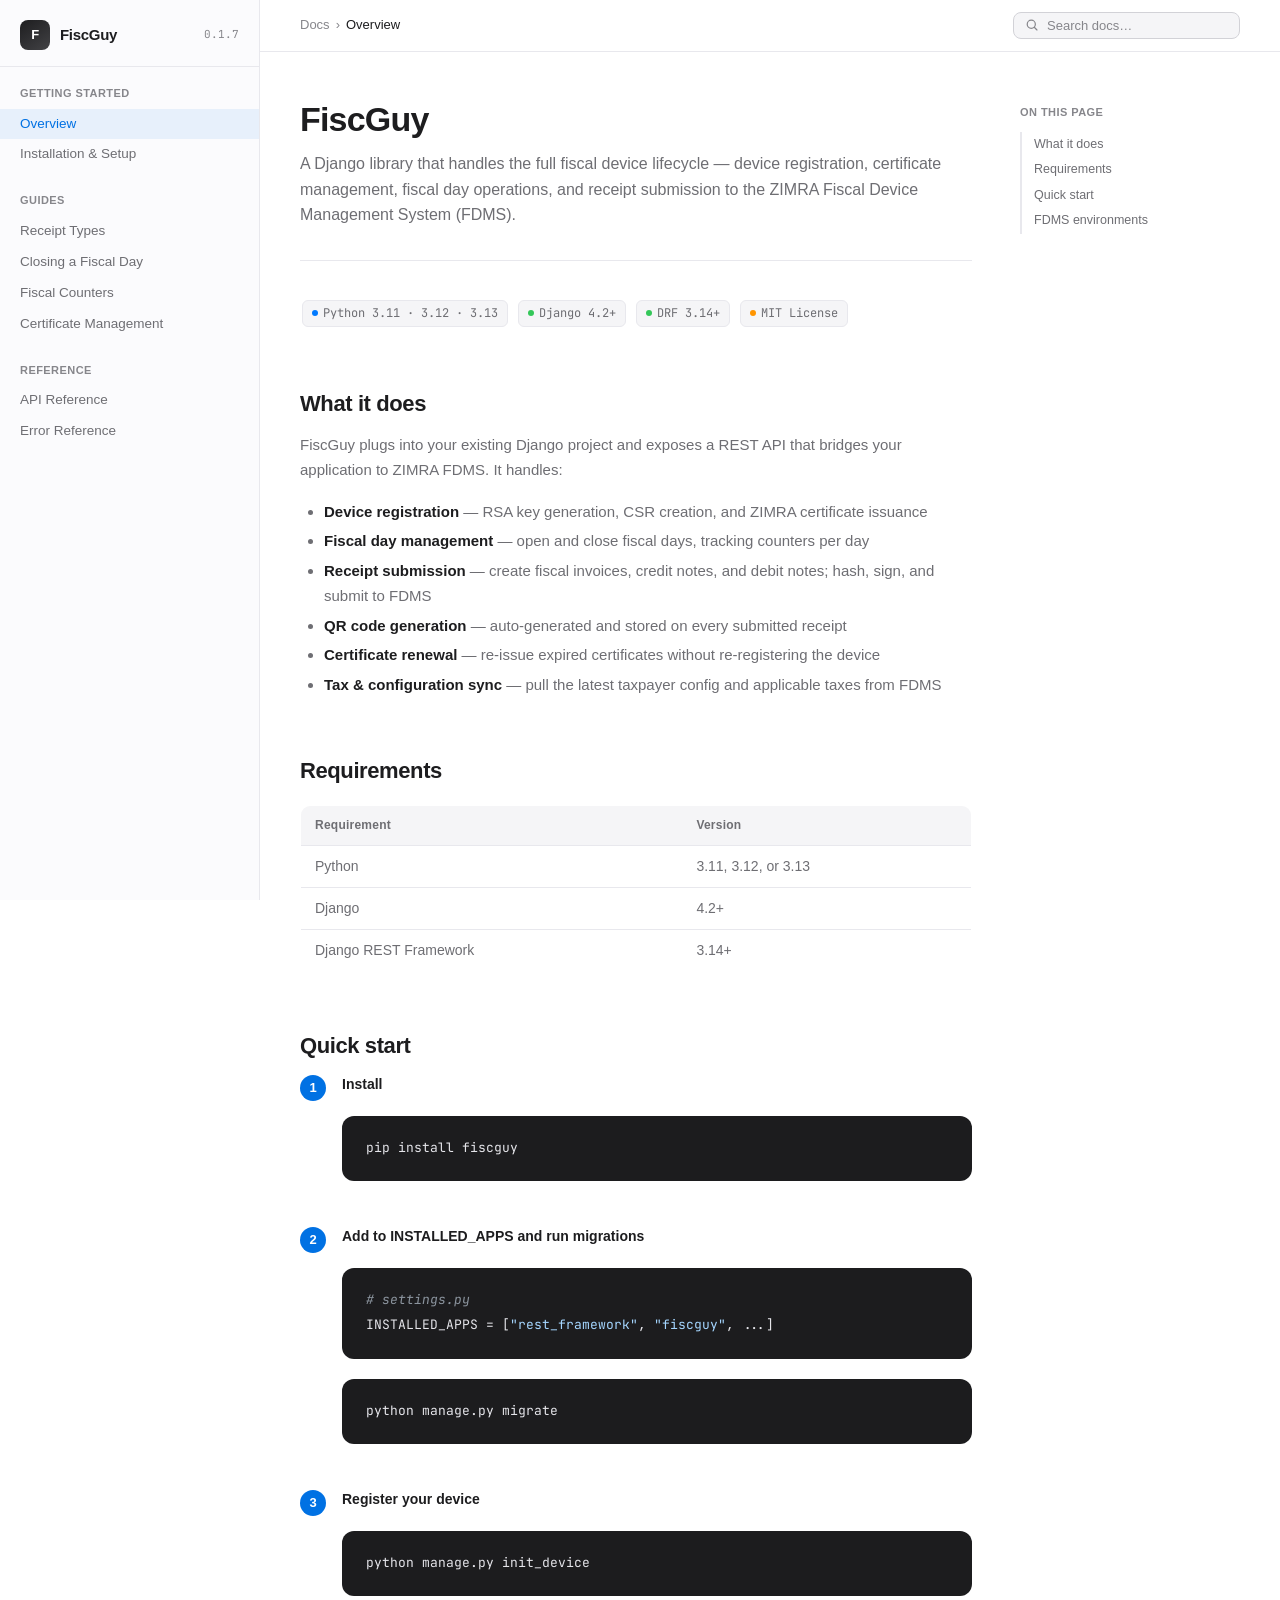
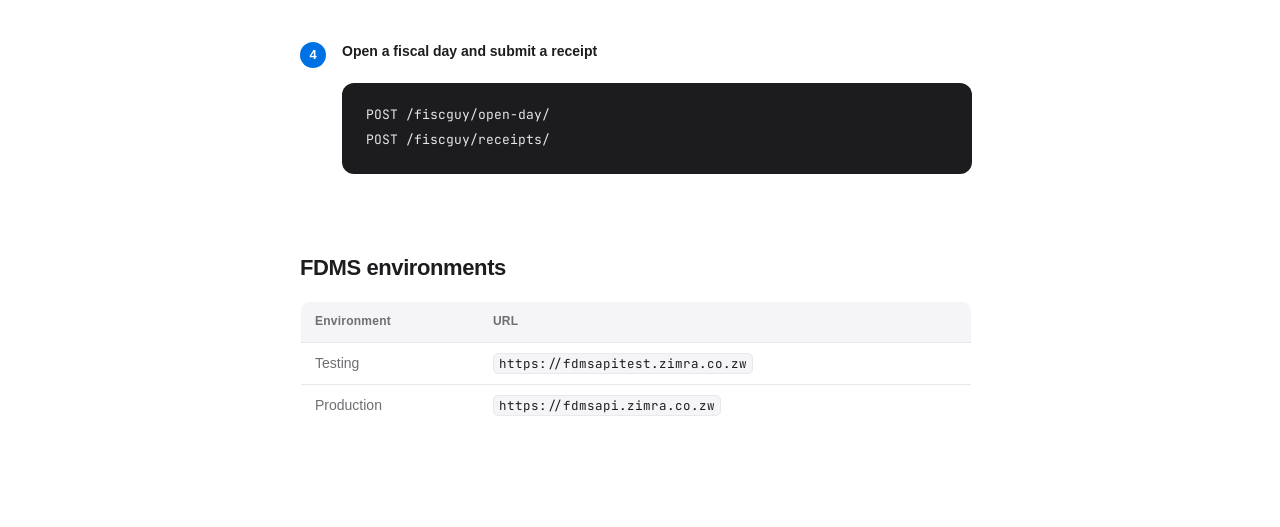
<file: docs/index.html>
<!DOCTYPE html>
<html lang="en">
<head>
<meta charset="UTF-8" />
<meta name="viewport" content="width=device-width, initial-scale=1.0" />
<title>FiscGuy Docs</title>
<style>
/* ── Apple SF Pro font stack ── */
@import url('https://fonts.googleapis.com/css2?family=JetBrains+Mono:wght@400;500&display=swap');

*, *::before, *::after { box-sizing: border-box; margin: 0; padding: 0; }

:root {
  --font-sans: -apple-system, BlinkMacSystemFont, "SF Pro Text", "SF Pro Display", "Helvetica Neue", Arial, sans-serif;
  --font-mono: "JetBrains Mono", "SF Mono", ui-monospace, "Fira Code", monospace;

  --bg: #ffffff;
  --bg-secondary: #f5f5f7;
  --bg-tertiary: #fbfbfd;
  --border: #d2d2d7;
  --border-light: #e8e8ed;
  --text: #1d1d1f;
  --text-secondary: #6e6e73;
  --text-tertiary: #86868b;
  --accent: #0071e3;
  --accent-hover: #0077ed;
  --accent-light: #e8f0fe;
  --green: #34c759;
  --green-bg: #f0fdf4;
  --orange: #ff9500;
  --orange-bg: #fff7ed;
  --red: #ff3b30;
  --red-bg: #fff1f0;
  --blue: #007aff;
  --purple: #af52de;

  --sidebar-w: 260px;
  --content-max: 760px;
  --toc-w: 220px;
}

html { scroll-behavior: smooth; font-size: 16px; }

body {
  font-family: var(--font-sans);
  background: var(--bg);
  color: var(--text);
  line-height: 1.6;
  -webkit-font-smoothing: antialiased;
  -moz-osx-font-smoothing: grayscale;
  display: flex;
  min-height: 100vh;
}

/* ── SIDEBAR ── */
.sidebar {
  width: var(--sidebar-w);
  min-height: 100vh;
  background: var(--bg-tertiary);
  border-right: 1px solid var(--border-light);
  position: fixed;
  top: 0; left: 0; bottom: 0;
  overflow-y: auto;
  display: flex;
  flex-direction: column;
  z-index: 200;
}

.sidebar-logo {
  padding: 20px 20px 16px;
  border-bottom: 1px solid var(--border-light);
  display: flex;
  align-items: center;
  gap: 10px;
}

.logo-mark {
  width: 30px; height: 30px;
  background: linear-gradient(145deg, #1d1d1f 0%, #424245 100%);
  border-radius: 8px;
  display: flex; align-items: center; justify-content: center;
  color: #fff;
  font-size: 13px;
  font-weight: 700;
  letter-spacing: -0.5px;
  flex-shrink: 0;
}

.logo-name { font-size: 15px; font-weight: 600; color: var(--text); letter-spacing: -0.3px; }
.logo-ver  { font-size: 11px; color: var(--text-tertiary); margin-left: auto; font-family: var(--font-mono); }

.nav-group { padding: 4px 0; }

.nav-group-label {
  font-size: 11px;
  font-weight: 600;
  letter-spacing: 0.04em;
  text-transform: uppercase;
  color: var(--text-tertiary);
  padding: 14px 20px 6px;
}

.nav-link {
  display: flex;
  align-items: center;
  gap: 6px;
  padding: 6px 20px;
  font-size: 13.5px;
  color: var(--text-secondary);
  text-decoration: none;
  border-radius: 0;
  cursor: pointer;
  transition: background 0.1s, color 0.1s;
  line-height: 1.4;
  border: none;
  background: none;
  width: 100%;
  text-align: left;
}

.nav-link:hover { background: rgba(0,0,0,.04); color: var(--text); }
.nav-link.active {
  background: rgba(0,113,227,.08);
  color: var(--accent);
  font-weight: 500;
}

/* ── MAIN ── */
.main {
  margin-left: var(--sidebar-w);
  flex: 1;
  min-width: 0;
}

/* ── TOP BAR ── */
.topbar {
  position: sticky; top: 0; z-index: 100;
  background: rgba(255,255,255,.88);
  backdrop-filter: blur(20px);
  -webkit-backdrop-filter: blur(20px);
  border-bottom: 1px solid var(--border-light);
  height: 52px;
  display: flex; align-items: center;
  padding: 0 40px;
  gap: 16px;
}

.breadcrumb {
  display: flex; align-items: center; gap: 6px;
  font-size: 13px; color: var(--text-secondary);
}
.breadcrumb span { color: var(--text-tertiary); }
.breadcrumb strong { color: var(--text); font-weight: 500; }

.search-box {
  margin-left: auto;
  display: flex; align-items: center;
  background: var(--bg-secondary);
  border: 1px solid var(--border);
  border-radius: 8px;
  padding: 5px 12px;
  gap: 8px;
  cursor: text;
}

.search-box input {
  border: none; background: none;
  font-family: var(--font-sans);
  font-size: 13px; color: var(--text);
  outline: none; width: 180px;
}

.search-box input::placeholder { color: var(--text-tertiary); }

/* ── CONTENT + TOC LAYOUT ── */
.page-body {
  display: flex;
  max-width: calc(var(--content-max) + var(--toc-w) + 80px);
  margin: 0 auto;
  padding: 0 40px;
}

.content {
  flex: 1;
  min-width: 0;
  padding: 48px 48px 80px 0;
}

.toc {
  width: var(--toc-w);
  flex-shrink: 0;
  padding-top: 52px;
}

.toc-inner {
  position: sticky; top: 68px;
  font-size: 12.5px;
}

.toc-label {
  font-size: 11px; font-weight: 600;
  letter-spacing: 0.04em; text-transform: uppercase;
  color: var(--text-tertiary); margin-bottom: 10px;
}

.toc-link {
  display: block;
  padding: 4px 0 4px 12px;
  color: var(--text-secondary);
  text-decoration: none;
  border-left: 2px solid var(--border-light);
  transition: color 0.1s, border-color 0.1s;
  line-height: 1.4;
}

.toc-link:hover { color: var(--text); border-left-color: var(--border); }
.toc-link.active { color: var(--accent); border-left-color: var(--accent); font-weight: 500; }

.toc-link.h3 { padding-left: 24px; font-size: 12px; }

/* ── TYPOGRAPHY ── */
.content h1 {
  font-size: 34px;
  font-weight: 700;
  letter-spacing: -0.8px;
  color: var(--text);
  margin-bottom: 12px;
  line-height: 1.15;
}

.content .page-intro {
  font-size: 16px;
  color: var(--text-secondary);
  margin-bottom: 36px;
  line-height: 1.6;
  border-bottom: 1px solid var(--border-light);
  padding-bottom: 32px;
}

.content h2 {
  font-size: 22px;
  font-weight: 600;
  letter-spacing: -0.4px;
  color: var(--text);
  margin-top: 48px;
  margin-bottom: 14px;
  line-height: 1.25;
  padding-top: 12px;
}

.content h3 {
  font-size: 16px;
  font-weight: 600;
  color: var(--text);
  margin-top: 28px;
  margin-bottom: 10px;
}

.content h4 {
  font-size: 14px;
  font-weight: 600;
  color: var(--text);
  margin-top: 20px;
  margin-bottom: 8px;
}

.content p {
  font-size: 15px;
  color: var(--text-secondary);
  line-height: 1.7;
  margin-bottom: 16px;
}

.content p strong { color: var(--text); font-weight: 600; }

.content code {
  font-family: var(--font-mono);
  font-size: 12.5px;
  background: var(--bg-secondary);
  border: 1px solid var(--border-light);
  border-radius: 5px;
  padding: 1px 5px;
  color: var(--text);
}

.content pre {
  background: #1c1c1e;
  border-radius: 12px;
  padding: 20px 24px;
  margin: 20px 0;
  overflow-x: auto;
  position: relative;
}

.content pre code {
  font-family: var(--font-mono);
  font-size: 13px;
  background: none;
  border: none;
  padding: 0;
  color: #e5e5ea;
  line-height: 1.65;
}

.copy-btn {
  position: absolute; top: 12px; right: 12px;
  background: rgba(255,255,255,.1);
  border: 1px solid rgba(255,255,255,.15);
  color: rgba(255,255,255,.6);
  font-size: 11px; font-family: var(--font-mono);
  padding: 3px 10px; border-radius: 5px;
  cursor: pointer;
  transition: all .15s;
  opacity: 0;
}

.content pre:hover .copy-btn { opacity: 1; }
.copy-btn:hover { background: rgba(255,255,255,.2); color: #fff; }

/* syntax */
.kw  { color: #ff7b72; }
.st  { color: #a5d6ff; }
.cm  { color: #8b949e; font-style: italic; }
.fn  { color: #d2a8ff; }
.nb  { color: #ffa657; }
.nu  { color: #79c0ff; }
.py-key { color: #ff7b72; }
.json-key { color: #79c0ff; }
.json-str { color: #a5d6ff; }
.json-num { color: #79c0ff; }
.json-bool { color: #ff7b72; }
.json-null { color: #8b949e; }

/* ── TABLES ── */
.content table {
  width: 100%;
  border-collapse: collapse;
  font-size: 14px;
  margin: 20px 0;
  border-radius: 10px;
  overflow: hidden;
  border: 1px solid var(--border-light);
}

.content thead tr { background: var(--bg-secondary); }

.content thead th {
  text-align: left;
  padding: 10px 14px;
  font-size: 12px;
  font-weight: 600;
  color: var(--text-secondary);
  letter-spacing: 0.02em;
  border-bottom: 1px solid var(--border-light);
}

.content tbody td {
  padding: 10px 14px;
  border-bottom: 1px solid var(--border-light);
  vertical-align: top;
  color: var(--text-secondary);
  font-size: 14px;
  line-height: 1.5;
}

.content tbody tr:last-child td { border-bottom: none; }
.content tbody tr:hover td { background: var(--bg-secondary); }

td code { font-size: 12px; }

/* ── CALLOUTS ── */
.callout {
  display: flex;
  gap: 12px;
  border-radius: 10px;
  padding: 14px 16px;
  margin: 20px 0;
  font-size: 14px;
  line-height: 1.6;
}

.callout-icon { font-size: 16px; flex-shrink: 0; margin-top: 1px; }

.callout.info   { background: var(--accent-light); border: 1px solid rgba(0,113,227,.2); }
.callout.warn   { background: var(--orange-bg);    border: 1px solid rgba(255,149,0,.25); }
.callout.danger { background: var(--red-bg);       border: 1px solid rgba(255,59,48,.2); }
.callout.success { background: var(--green-bg);    border: 1px solid rgba(52,199,89,.25); }

.callout.info   .callout-body { color: #003c8f; }
.callout.warn   .callout-body { color: #7a3e00; }
.callout.danger .callout-body { color: #8b0000; }
.callout.success .callout-body { color: #1a5c2a; }

.callout-body strong { display: block; margin-bottom: 2px; }
.callout-body code { background: rgba(0,0,0,.07); border-color: rgba(0,0,0,.1); color: inherit; }

/* ── STEP BADGES ── */
.step {
  display: flex; gap: 16px;
  align-items: flex-start;
  margin-bottom: 24px;
}

.step-num {
  width: 26px; height: 26px;
  background: var(--accent);
  border-radius: 50%;
  color: #fff;
  font-size: 13px;
  font-weight: 600;
  display: flex; align-items: center; justify-content: center;
  flex-shrink: 0;
  margin-top: 2px;
}

.step-body { flex: 1; }
.step-body h4 { margin-top: 0; margin-bottom: 6px; }

/* ── METHOD BADGES ── */
.method {
  display: inline-block;
  font-family: var(--font-mono);
  font-size: 11px; font-weight: 600;
  padding: 2px 8px;
  border-radius: 5px;
  letter-spacing: 0.03em;
  vertical-align: middle;
}

.GET    { background: rgba(0,122,255,.12); color: #0055cc; }
.POST   { background: rgba(52,199,89,.15); color: #1a7a35; }
.PUT    { background: rgba(255,149,0,.15); color: #7a4700; }
.DELETE { background: rgba(255,59,48,.12); color: #99000d; }
.PATCH  { background: rgba(175,82,222,.12); color: #6a00a8; }

/* ── ENDPOINT BLOCK ── */
.endpoint {
  background: var(--bg-tertiary);
  border: 1px solid var(--border-light);
  border-radius: 12px;
  margin: 24px 0;
  overflow: hidden;
}

.endpoint-bar {
  display: flex; align-items: center; gap: 10px;
  padding: 12px 16px;
  background: var(--bg-secondary);
  cursor: pointer;
  user-select: none;
}

.endpoint-bar:hover { background: #ebebf0; }

.endpoint-path {
  font-family: var(--font-mono);
  font-size: 13px; color: var(--text);
}

.endpoint-desc {
  font-size: 13px;
  color: var(--text-secondary);
  margin-left: auto;
}

.endpoint-chevron {
  color: var(--text-tertiary);
  font-size: 10px;
  transition: transform .2s;
  flex-shrink: 0;
}

.endpoint.open .endpoint-chevron { transform: rotate(180deg); }

.endpoint-content {
  display: none;
  padding: 20px 20px;
  border-top: 1px solid var(--border-light);
}

.endpoint.open .endpoint-content { display: block; }

/* ── STATUS CHIPS ── */
.status {
  display: inline-flex; align-items: center; gap: 5px;
  font-family: var(--font-mono);
  font-size: 11px; font-weight: 600;
  padding: 2px 8px; border-radius: 5px;
}

.s200, .s201 { background: rgba(52,199,89,.12); color: #1a7a35; }
.s400, .s404 { background: rgba(255,149,0,.15); color: #7a4700; }
.s422, .s500 { background: rgba(255,59,48,.12); color: #99000d; }

/* ── FIELD TAG ── */
.req { color: var(--red); font-size: 11px; font-weight: 600; margin-left: 2px; }
.type-tag { font-family: var(--font-mono); font-size: 11.5px; color: var(--blue); }
.field-col { font-family: var(--font-mono); font-size: 12.5px; color: var(--text); }

/* ── TOC ── */
.toc-nav-list { list-style: none; }

/* ── PILLS ── */
.pill {
  display: inline-flex; align-items: center; gap: 5px;
  background: var(--bg-secondary);
  border: 1px solid var(--border-light);
  border-radius: 6px;
  padding: 3px 9px;
  font-size: 12px;
  color: var(--text-secondary);
  margin: 3px 2px;
  font-family: var(--font-mono);
}

.pill-green { background: var(--green-bg); border-color: rgba(52,199,89,.25); color: #1a7a35; }
.pill-blue  { background: var(--accent-light); border-color: rgba(0,113,227,.2); color: #003c8f; }
.pill-dot { width: 6px; height: 6px; border-radius: 50%; }
.green-dot { background: var(--green); }
.blue-dot  { background: var(--blue); }
.orange-dot { background: var(--orange); }

/* ── PAGES ── */
.page { display: none; }
.page.active { display: block; }

/* ── CODE LABEL ── */
.code-label {
  display: flex; align-items: center; gap: 8px;
  font-size: 12px;
  font-weight: 500;
  color: var(--text-secondary);
  margin-top: 20px;
  margin-bottom: 6px;
}

/* ── HERO BADGES ── */
.hero-pills { display: flex; flex-wrap: wrap; gap: 6px; margin-bottom: 32px; }

/* ── DIVIDER ── */
hr { border: none; border-top: 1px solid var(--border-light); margin: 40px 0; }

/* ── UL / OL ── */
.content ul, .content ol {
  padding-left: 24px;
  margin: 12px 0;
}

.content li {
  font-size: 15px;
  color: var(--text-secondary);
  line-height: 1.7;
  margin-bottom: 4px;
}

.content li strong { color: var(--text); }

/* ── ARCH DIAGRAM ── */
.arch-box {
  background: var(--bg-secondary);
  border: 1px solid var(--border-light);
  border-radius: 12px;
  padding: 24px;
  margin: 20px 0;
  font-family: var(--font-mono);
  font-size: 12.5px;
  line-height: 1.8;
  color: var(--text);
  overflow-x: auto;
  white-space: pre;
}

/* ERR table */
.err-name { font-family: var(--font-mono); font-size: 12.5px; color: var(--red); }

/* ── SCROLLBAR ── */
::-webkit-scrollbar { width: 6px; height: 6px; }
::-webkit-scrollbar-track { background: transparent; }
::-webkit-scrollbar-thumb { background: var(--border); border-radius: 3px; }

/* ── RESPONSIVE ── */
@media (max-width: 900px) {
  .toc { display: none; }
}

@media (max-width: 700px) {
  :root { --sidebar-w: 0px; }
  .sidebar { display: none; }
  .main { margin-left: 0; }
  .topbar { padding: 0 16px; }
  .page-body { padding: 0 16px; }
  .content { padding: 32px 0 60px; }
}
</style>
</head>
<body>

<!-- SIDEBAR -->
<nav class="sidebar">
  <div class="sidebar-logo">
    <div class="logo-mark">F</div>
    <span class="logo-name">FiscGuy</span>
    <span class="logo-ver">0.1.7</span>
  </div>

  <div class="nav-group">
    <div class="nav-group-label">Getting Started</div>
    <a class="nav-link active" onclick="goTo('home',this)">Overview</a>
    <a class="nav-link" onclick="goTo('install',this)">Installation & Setup</a>
  </div>

  <div class="nav-group">
    <div class="nav-group-label">Guides</div>
    <a class="nav-link" onclick="goTo('receipts',this)">Receipt Types</a>
    <a class="nav-link" onclick="goTo('closing',this)">Closing a Fiscal Day</a>
    <a class="nav-link" onclick="goTo('counters',this)">Fiscal Counters</a>
    <a class="nav-link" onclick="goTo('certs',this)">Certificate Management</a>
  </div>

  <div class="nav-group">
    <div class="nav-group-label">Reference</div>
    <a class="nav-link" onclick="goTo('api',this)">API Reference</a>
    <a class="nav-link" onclick="goTo('errors',this)">Error Reference</a>
  </div>
</nav>

<!-- MAIN -->
<div class="main">
  <div class="topbar">
    <div class="breadcrumb" id="breadcrumb">
      <span>Docs</span> <span>›</span> <strong>Overview</strong>
    </div>
    <div class="search-box">
      <svg width="13" height="13" viewBox="0 0 16 16" fill="none"><circle cx="6.5" cy="6.5" r="5" stroke="#86868b" stroke-width="1.5"/><path d="m10.5 10.5 3 3" stroke="#86868b" stroke-width="1.5" stroke-linecap="round"/></svg>
      <input type="text" placeholder="Search docs…" />
    </div>
  </div>

  <div class="page-body">
    <div class="content">

      <!-- ── PAGE: HOME ── -->
      <div class="page active" id="page-home">
        <h1>FiscGuy</h1>
        <p class="page-intro">A Django library that handles the full fiscal device lifecycle — device registration, certificate management, fiscal day operations, and receipt submission to the ZIMRA Fiscal Device Management System (FDMS).</p>

        <div class="hero-pills">
          <span class="pill"><span class="pill-dot blue-dot"></span>Python 3.11 · 3.12 · 3.13</span>
          <span class="pill"><span class="pill-dot green-dot"></span>Django 4.2+</span>
          <span class="pill"><span class="pill-dot green-dot"></span>DRF 3.14+</span>
          <span class="pill"><span class="pill-dot orange-dot"></span>MIT License</span>
        </div>

        <h2 id="what-it-does">What it does</h2>
        <p>FiscGuy plugs into your existing Django project and exposes a REST API that bridges your application to ZIMRA FDMS. It handles:</p>
        <ul>
          <li><strong>Device registration</strong> — RSA key generation, CSR creation, and ZIMRA certificate issuance</li>
          <li><strong>Fiscal day management</strong> — open and close fiscal days, tracking counters per day</li>
          <li><strong>Receipt submission</strong> — create fiscal invoices, credit notes, and debit notes; hash, sign, and submit to FDMS</li>
          <li><strong>QR code generation</strong> — auto-generated and stored on every submitted receipt</li>
          <li><strong>Certificate renewal</strong> — re-issue expired certificates without re-registering the device</li>
          <li><strong>Tax & configuration sync</strong> — pull the latest taxpayer config and applicable taxes from FDMS</li>
        </ul>

        <h2 id="requirements">Requirements</h2>
        <table>
          <thead><tr><th>Requirement</th><th>Version</th></tr></thead>
          <tbody>
            <tr><td>Python</td><td>3.11, 3.12, or 3.13</td></tr>
            <tr><td>Django</td><td>4.2+</td></tr>
            <tr><td>Django REST Framework</td><td>3.14+</td></tr>
          </tbody>
        </table>

        <h2 id="quick-start">Quick start</h2>

        <div class="step">
          <div class="step-num">1</div>
          <div class="step-body">
            <h4>Install</h4>
            <pre><button class="copy-btn" onclick="copyPre(this)">Copy</button><code>pip install fiscguy</code></pre>
          </div>
        </div>

        <div class="step">
          <div class="step-num">2</div>
          <div class="step-body">
            <h4>Add to INSTALLED_APPS and run migrations</h4>
            <pre><button class="copy-btn" onclick="copyPre(this)">Copy</button><code><span class="cm"># settings.py</span>
INSTALLED_APPS = [<span class="st">"rest_framework"</span>, <span class="st">"fiscguy"</span>, ...]</code></pre>
            <pre><button class="copy-btn" onclick="copyPre(this)">Copy</button><code>python manage.py migrate</code></pre>
          </div>
        </div>

        <div class="step">
          <div class="step-num">3</div>
          <div class="step-body">
            <h4>Register your device</h4>
            <pre><button class="copy-btn" onclick="copyPre(this)">Copy</button><code>python manage.py init_device</code></pre>
          </div>
        </div>

        <div class="step">
          <div class="step-num">4</div>
          <div class="step-body">
            <h4>Open a fiscal day and submit a receipt</h4>
            <pre><button class="copy-btn" onclick="copyPre(this)">Copy</button><code>POST /fiscguy/open-day/
POST /fiscguy/receipts/</code></pre>
          </div>
        </div>

        <h2 id="server-environments">FDMS environments</h2>
        <table>
          <thead><tr><th>Environment</th><th>URL</th></tr></thead>
          <tbody>
            <tr><td>Testing</td><td><code>https://fdmsapitest.zimra.co.zw</code></td></tr>
            <tr><td>Production</td><td><code>https://fdmsapi.zimra.co.zw</code></td></tr>
          </tbody>
        </table>
      </div>

      <!-- ── PAGE: INSTALL ── -->
      <div class="page" id="page-install">
        <h1>Installation &amp; Setup</h1>
        <p class="page-intro">Get FiscGuy running in an existing Django project in four steps.</p>

        <h2 id="install">Install</h2>
        <pre><button class="copy-btn" onclick="copyPre(this)">Copy</button><code>pip install fiscguy</code></pre>
        <p>Or install from source:</p>
        <pre><button class="copy-btn" onclick="copyPre(this)">Copy</button><code>git clone https://github.com/digitaltouchcode/fisc.git
cd fisc
pip install -e ".[dev]"</code></pre>

        <h2 id="django-setup">Django setup</h2>

        <h3 id="installed-apps">1 · INSTALLED_APPS</h3>
        <pre><button class="copy-btn" onclick="copyPre(this)">Copy</button><code><span class="cm"># settings.py</span>
INSTALLED_APPS = [
    <span class="st">"django.contrib.contenttypes"</span>,
    <span class="st">"django.contrib.auth"</span>,
    <span class="st">"rest_framework"</span>,
    <span class="st">"fiscguy"</span>,
    <span class="cm"># ... your other apps</span>
]</code></pre>

        <h3 id="migrations">2 · Migrations</h3>
        <pre><button class="copy-btn" onclick="copyPre(this)">Copy</button><code>python manage.py migrate</code></pre>

        <h3 id="urls">3 · URL routing</h3>
        <pre><button class="copy-btn" onclick="copyPre(this)">Copy</button><code><span class="cm"># your_project/urls.py</span>
from django.urls import path, include

urlpatterns = [
    path(<span class="st">"fiscguy/"</span>, include(<span class="st">"fiscguy.urls"</span>)),
]</code></pre>
        <p>All FiscGuy endpoints will be available under <code>/fiscguy/</code>.</p>

        <h3 id="media">4 · Media files (QR codes)</h3>
        <pre><button class="copy-btn" onclick="copyPre(this)">Copy</button><code><span class="cm"># settings.py</span>
MEDIA_URL  = <span class="st">"/media/"</span>
MEDIA_ROOT = BASE_DIR / <span class="st">"media"</span></code></pre>
        <pre><button class="copy-btn" onclick="copyPre(this)">Copy</button><code><span class="cm"># urls.py (development only)</span>
from django.conf import settings
from django.conf.urls.static import static

urlpatterns += static(settings.MEDIA_URL, document_root=settings.MEDIA_ROOT)</code></pre>

        <h2 id="device-init">Device initialisation</h2>
        <p>Run this <strong>once per device</strong> before using any other feature. This registers the device with ZIMRA, generates an RSA key pair, and issues a certificate.</p>
        <pre><button class="copy-btn" onclick="copyPre(this)">Copy</button><code>python manage.py init_device</code></pre>

        <h3>Prompts</h3>
        <table>
          <thead><tr><th>Prompt</th><th>Example</th><th>Description</th></tr></thead>
          <tbody>
            <tr><td class="field-col">Environment</td><td><code>yes / no</code></td><td>yes = production, no = test</td></tr>
            <tr><td class="field-col">Organisation name</td><td><code>Acme Ltd</code></td><td>Registered company name</td></tr>
            <tr><td class="field-col">Device ID</td><td><code>78412</code></td><td>Provided by ZIMRA</td></tr>
            <tr><td class="field-col">Activation key</td><td><code>ABC-123-XYZ</code></td><td>Provided by ZIMRA</td></tr>
            <tr><td class="field-col">Device model name</td><td><code>Server</code></td><td>Provided by ZIMRA</td></tr>
            <tr><td class="field-col">Device model version</td><td><code>1.0</code></td><td>Provided by ZIMRA</td></tr>
            <tr><td class="field-col">Device serial number</td><td><code>SN0001</code></td><td>Provided by ZIMRA</td></tr>
          </tbody>
        </table>

        <div class="callout warn">
          <span class="callout-icon">⚠️</span>
          <div class="callout-body"><strong>Switching environments</strong>Re-running <code>init_device</code> with a different environment will delete all existing data (receipts, fiscal days, counters, configuration, certificates, taxes). Type <code>YES</code> to confirm.</div>
        </div>

        <h2 id="verify">Verify setup</h2>
        <pre><button class="copy-btn" onclick="copyPre(this)">Copy</button><code>from fiscguy.models import Device, Configuration, Taxes

device = Device.objects.first()
print(device)                    <span class="cm"># "Acme Ltd - 78412"</span>

config = Configuration.objects.first()
print(config.tax_payer_name)

print(Taxes.objects.all())</code></pre>

        <h2 id="dev-deps">Development dependencies</h2>
        <pre><button class="copy-btn" onclick="copyPre(this)">Copy</button><code>pip install -e ".[dev]"</code></pre>
        <p>Includes: <code>pytest</code>, <code>pytest-django</code>, <code>pytest-cov</code>, <code>black</code>, <code>isort</code>, <code>flake8</code>, <code>pylint</code>, <code>mypy</code>, <code>django-stubs</code>.</p>
        <pre><button class="copy-btn" onclick="copyPre(this)">Copy</button><code>pre-commit install    <span class="cm"># runs black, isort, flake8 on every commit</span></code></pre>
      </div>

      <!-- ── PAGE: RECEIPTS ── -->
      <div class="page" id="page-receipts">
        <h1>Receipt Types</h1>
        <p class="page-intro">FiscGuy supports three receipt types as defined by the ZIMRA Fiscal Device Gateway API: fiscal invoices, credit notes, and debit notes.</p>

        <h2 id="fiscal-invoice">Fiscal Invoice</h2>
        <p>A standard sale receipt. The most common receipt type.</p>
        <pre><button class="copy-btn" onclick="copyPre(this)">Copy</button><code>POST /fiscguy/receipts/

{
  <span class="json-key">"receipt_type"</span>: <span class="json-str">"fiscalinvoice"</span>,
  <span class="json-key">"currency"</span>: <span class="json-str">"USD"</span>,
  <span class="json-key">"total_amount"</span>: <span class="json-str">"115.00"</span>,
  <span class="json-key">"payment_terms"</span>: <span class="json-str">"Cash"</span>,
  <span class="json-key">"lines"</span>: [
    {
      <span class="json-key">"product"</span>: <span class="json-str">"Product Name"</span>,
      <span class="json-key">"quantity"</span>: <span class="json-str">"1"</span>,
      <span class="json-key">"unit_price"</span>: <span class="json-str">"115.00"</span>,
      <span class="json-key">"line_total"</span>: <span class="json-str">"115.00"</span>,
      <span class="json-key">"tax_amount"</span>: <span class="json-str">"15.00"</span>,
      <span class="json-key">"tax_name"</span>: <span class="json-str">"Standard rated 15.5"</span>
    }
  ]
}</code></pre>

        <h3>Counter impact</h3>
        <table>
          <thead><tr><th>Counter</th><th>Change</th></tr></thead>
          <tbody>
            <tr><td><code>SaleByTax</code></td><td>+ salesAmountWithTax per tax group</td></tr>
            <tr><td><code>SaleTaxByTax</code></td><td>+ taxAmount per tax group (non-exempt, non-zero)</td></tr>
            <tr><td><code>BalanceByMoneyType</code></td><td>+ paymentAmount</td></tr>
          </tbody>
        </table>

        <h2 id="credit-note">Credit Note</h2>
        <p>A return or reversal against a previously issued fiscal invoice. All amounts must be negative.</p>
        <pre><button class="copy-btn" onclick="copyPre(this)">Copy</button><code>POST /fiscguy/receipts/

{
  <span class="json-key">"receipt_type"</span>: <span class="json-str">"creditnote"</span>,
  <span class="json-key">"currency"</span>: <span class="json-str">"USD"</span>,
  <span class="json-key">"total_amount"</span>: <span class="json-str">"-115.00"</span>,
  <span class="json-key">"payment_terms"</span>: <span class="json-str">"Cash"</span>,
  <span class="json-key">"credit_note_reason"</span>: <span class="json-str">"Customer returned goods — defective"</span>,
  <span class="json-key">"credit_note_reference"</span>: <span class="json-str">"R-00000142"</span>,
  <span class="json-key">"lines"</span>: [
    {
      <span class="json-key">"product"</span>: <span class="json-str">"Product Name"</span>,
      <span class="json-key">"quantity"</span>: <span class="json-str">"1"</span>,
      <span class="json-key">"unit_price"</span>: <span class="json-str">"-115.00"</span>,
      <span class="json-key">"line_total"</span>: <span class="json-str">"-115.00"</span>,
      <span class="json-key">"tax_amount"</span>: <span class="json-str">"-15.00"</span>,
      <span class="json-key">"tax_name"</span>: <span class="json-str">"Standard rated 15.5"</span>
    }
  ]
}</code></pre>

        <div class="callout warn">
          <span class="callout-icon">⚠️</span>
          <div class="callout-body"><strong>ZIMRA rules for credit notes</strong>
            <code>credit_note_reason</code> and <code>credit_note_reference</code> are mandatory. Original receipt must exist in FDMS, have been issued within the last 12 months (RCPT033), and the credit amount must not exceed the original amount net of prior credits (RCPT035).
          </div>
        </div>

        <h2 id="debit-note">Debit Note</h2>
        <p>An upward adjustment against a previously issued fiscal invoice — e.g. additional delivery charges.</p>
        <pre><button class="copy-btn" onclick="copyPre(this)">Copy</button><code>POST /fiscguy/receipts/

{
  <span class="json-key">"receipt_type"</span>: <span class="json-str">"debitnote"</span>,
  <span class="json-key">"currency"</span>: <span class="json-str">"USD"</span>,
  <span class="json-key">"total_amount"</span>: <span class="json-str">"23.00"</span>,
  <span class="json-key">"payment_terms"</span>: <span class="json-str">"Card"</span>,
  <span class="json-key">"credit_note_reason"</span>: <span class="json-str">"Additional delivery charge"</span>,
  <span class="json-key">"credit_note_reference"</span>: <span class="json-str">"R-00000142"</span>,
  <span class="json-key">"lines"</span>: [...]
}</code></pre>

        <h2 id="payment-methods">Payment methods</h2>
        <table>
          <thead><tr><th>Value</th><th>Description</th></tr></thead>
          <tbody>
            <tr><td><code>Cash</code></td><td>Physical cash</td></tr>
            <tr><td><code>Card</code></td><td>Credit or debit card</td></tr>
            <tr><td><code>MobileWallet</code></td><td>Mobile money (EcoCash, etc.)</td></tr>
            <tr><td><code>BankTransfer</code></td><td>Direct bank transfer</td></tr>
            <tr><td><code>Coupon</code></td><td>Voucher or coupon</td></tr>
            <tr><td><code>Credit</code></td><td>Credit account</td></tr>
            <tr><td><code>Other</code></td><td>Any other method</td></tr>
          </tbody>
        </table>

        <h2 id="taxes">Tax types</h2>
        <p>Taxes are synced from FDMS on every <code>open_day()</code> and stored in the <code>Taxes</code> model. Pass <code>tax_name</code> exactly as it appears there.</p>
        <table>
          <thead><tr><th>Tax ID</th><th>Name</th><th>Percent</th></tr></thead>
          <tbody>
            <tr><td>1</td><td>Exempt</td><td>0%</td></tr>
            <tr><td>2</td><td>Zero Rated</td><td>0%</td></tr>
            <tr><td>3+</td><td>Standard Rated</td><td>15.5%</td></tr>
          </tbody>
        </table>
      </div>

      <!-- ── PAGE: CLOSING DAY ── -->
      <div class="page" id="page-closing">
        <h1>Closing a Fiscal Day</h1>
        <p class="page-intro">At the end of each trading day the fiscal day must be closed by submitting a signed summary of all fiscal counters to ZIMRA FDMS.</p>

        <h2 id="quick-close">Quick close</h2>
        <pre><button class="copy-btn" onclick="copyPre(this)">Copy</button><code>POST /fiscguy/close-day/</code></pre>

        <h2 id="what-happens">What happens during close</h2>
        <p><code>ClosingDayService.close_day()</code> performs these steps in order:</p>
        <ol>
          <li>Build counter strings — each counter is serialised into the ZIMRA closing string format</li>
          <li>Assemble the closing string — <code>deviceID + fiscalDayNo + fiscalDayDate + counters</code></li>
          <li>Hash and sign — SHA-256 hash of the string, signed with the device RSA private key</li>
          <li>Build payload — closing string, signature, fiscal day counters, receipt counter</li>
          <li>Submit to FDMS — <code>POST /CloseDay</code></li>
          <li>Poll for status — waits 10 seconds then calls <code>GET /getStatus</code></li>
          <li>Update database — marks <code>FiscalDay.is_open = False</code> on success</li>
        </ol>

        <h2 id="closing-string">Closing string spec</h2>
        <p>Fields concatenated in this exact order, all text uppercase, no separators:</p>
        <table>
          <thead><tr><th>Order</th><th>Field</th><th>Format</th></tr></thead>
          <tbody>
            <tr><td>1</td><td><code>deviceID</code></td><td>Integer as-is</td></tr>
            <tr><td>2</td><td><code>fiscalDayNo</code></td><td>Integer as-is</td></tr>
            <tr><td>3</td><td><code>fiscalDayDate</code></td><td><code>YYYY-MM-DD</code> — <strong>date the fiscal day was opened</strong>, not today</td></tr>
            <tr><td>4</td><td><code>fiscalDayCounters</code></td><td>Concatenated counter string (see below)</td></tr>
          </tbody>
        </table>

        <div class="callout danger">
          <span class="callout-icon">🔴</span>
          <div class="callout-body"><strong>Critical</strong><code>fiscalDayDate</code> must be the date the day was <em>opened</em>, not today's date. Using today's date causes <code>CountersMismatch</code> if the day spans midnight.</div>
        </div>

        <h3>Counter string rules</h3>
        <table>
          <thead><tr><th>Rule</th><th>Detail</th></tr></thead>
          <tbody>
            <tr><td>Uppercase</td><td><code>.upper()</code> applied to the entire string</td></tr>
            <tr><td>Amounts in cents</td><td><code>int(round(value × 100))</code> — preserves sign</td></tr>
            <tr><td>Tax percent format</td><td>Always two decimal places: <code>15</code> → <code>15.00</code>, <code>14.5</code> → <code>14.50</code></td></tr>
            <tr><td>Exempt tax</td><td>Empty string — nothing between currency and value</td></tr>
            <tr><td>BalanceByMoneyType</td><td>Literal <code>L</code> between currency and money type, e.g. <code>USDLCASH</code></td></tr>
            <tr><td>Zero-value counters</td><td>Excluded entirely (spec section 4.11)</td></tr>
            <tr><td>Sort order</td><td>Type enum ASC → currency ASC → taxID / moneyType ASC</td></tr>
          </tbody>
        </table>

        <h3>Example counter string</h3>
        <pre><button class="copy-btn" onclick="copyPre(this)">Copy</button><code>23265842026-03-30SALEBYTAXZWG0.005000SALEBYTAXZWG15.50134950SALETAXBYTAXZWG15.5018110BALANCEBYMONEYTYPEZWGLCARD69975BALANCEBYMONEYTYPEZWGLCASH69975</code></pre>

        <h2 id="close-errors">Common close day errors</h2>
        <table>
          <thead><tr><th>Error</th><th>Root cause</th></tr></thead>
          <tbody>
            <tr><td><code>CountersMismatch</code></td><td>Wrong date, missing <code>L</code>, wrong tax percent format, unsorted counters, or zero counters included</td></tr>
            <tr><td><code>BadCertificateSignature</code></td><td>Certificate expired or wrong private key used</td></tr>
            <tr><td><code>FiscalDayCloseFailed</code></td><td>FDMS validation failed — check <code>fiscalDayClosingErrorCode</code></td></tr>
          </tbody>
        </table>

        <h2 id="status-values">Fiscal day status values</h2>
        <table>
          <thead><tr><th>Status</th><th>Meaning</th></tr></thead>
          <tbody>
            <tr><td><code>FiscalDayOpened</code></td><td>Day is open, receipts can be submitted</td></tr>
            <tr><td><code>FiscalDayCloseInitiated</code></td><td>Close request submitted, processing</td></tr>
            <tr><td><code>FiscalDayClosed</code></td><td>Day closed successfully</td></tr>
            <tr><td><code>FiscalDayCloseFailed</code></td><td>Close attempt failed — day remains open, retry allowed</td></tr>
          </tbody>
        </table>

        <h2 id="retry">Retrying a failed close</h2>
        <p>FDMS allows close retries when the fiscal day status is <code>FiscalDayOpened</code> or <code>FiscalDayCloseFailed</code>.</p>
        <pre><button class="copy-btn" onclick="copyPre(this)">Copy</button><code>from fiscguy.exceptions import CloseDayError

try:
    <span class="cm"># POST /fiscguy/close-day/</span>
    close_day()
except CloseDayError as e:
    print(f<span class="st">"Close failed: {e}"</span>)
    <span class="cm"># investigate, fix, then retry</span>
    close_day()</code></pre>
      </div>

      <!-- ── PAGE: COUNTERS ── -->
      <div class="page" id="page-counters">
        <h1>Fiscal Counters</h1>
        <p class="page-intro">Fiscal counters are running totals that accumulate throughout a fiscal day. At close of day they are submitted to ZIMRA as part of the closing payload and used to verify the hash signature.</p>

        <h2 id="counter-types">Counter types</h2>
        <table>
          <thead><tr><th>Counter</th><th>Tracks</th><th>By Tax</th><th>By Currency</th><th>By Payment</th></tr></thead>
          <tbody>
            <tr><td><code>SaleByTax</code></td><td>Sales amount including tax</td><td>✓</td><td>✓</td><td></td></tr>
            <tr><td><code>SaleTaxByTax</code></td><td>Tax portion of sales</td><td>✓</td><td>✓</td><td></td></tr>
            <tr><td><code>CreditNoteByTax</code></td><td>Total credit note amounts</td><td>✓</td><td>✓</td><td></td></tr>
            <tr><td><code>CreditNoteTaxByTax</code></td><td>Tax portion of credit notes</td><td>✓</td><td>✓</td><td></td></tr>
            <tr><td><code>DebitNoteByTax</code></td><td>Total debit note amounts</td><td>✓</td><td>✓</td><td></td></tr>
            <tr><td><code>DebitNoteTaxByTax</code></td><td>Tax portion of debit notes</td><td>✓</td><td>✓</td><td></td></tr>
            <tr><td><code>BalanceByMoneyType</code></td><td>Total collected by payment method</td><td></td><td>✓</td><td>✓</td></tr>
          </tbody>
        </table>

        <h2 id="update-flow">How counters are updated</h2>
        <p>Every time a receipt is submitted, counters update automatically. You never need to update them manually.</p>

        <h3>Fiscal invoice</h3>
        <pre><button class="copy-btn" onclick="copyPre(this)">Copy</button><code>SaleByTax         += salesAmountWithTax   <span class="cm">(per tax group)</span>
SaleTaxByTax      += taxAmount            <span class="cm">(per tax group, non-exempt/non-zero)</span>
BalanceByMoneyType += paymentAmount</code></pre>

        <h3>Credit note (values are negative)</h3>
        <pre><button class="copy-btn" onclick="copyPre(this)">Copy</button><code>CreditNoteByTax    += salesAmountWithTax  <span class="cm">(negative, per tax group)</span>
CreditNoteTaxByTax += taxAmount           <span class="cm">(negative, non-exempt/non-zero)</span>
BalanceByMoneyType += paymentAmount       <span class="cm">(negative)</span></code></pre>

        <h2 id="race-condition">Race condition prevention</h2>
        <p>Counter updates use Django <code>F()</code> expressions for atomic DB-level increments, preventing lost updates under concurrent receipt submission.</p>
        <pre><button class="copy-btn" onclick="copyPre(this)">Copy</button><code><span class="cm"># FiscGuy uses atomic F() expressions — not in-memory increment</span>
FiscalCounter.objects.filter(...).update(
    fiscal_counter_value=F(<span class="st">"fiscal_counter_value"</span>) + amount
)</code></pre>

        <h2 id="inspect-counters">Inspecting counters</h2>
        <pre><button class="copy-btn" onclick="copyPre(this)">Copy</button><code>from fiscguy.models import FiscalDay

fiscal_day = FiscalDay.objects.filter(is_open=True).first()
print(fiscal_day.counters.all().values(
    <span class="st">"fiscal_counter_type"</span>,
    <span class="st">"fiscal_counter_currency"</span>,
    <span class="st">"fiscal_counter_value"</span>,
))</code></pre>

        <div class="callout info">
          <span class="callout-icon">ℹ️</span>
          <div class="callout-body">Counters reset automatically when a fiscal day is closed. The next <code>open_day()</code> starts fresh from zero.</div>
        </div>
      </div>

      <!-- ── PAGE: CERTS ── -->
      <div class="page" id="page-certs">
        <h1>Certificate Management</h1>
        <p class="page-intro">FiscGuy uses mutual TLS authentication with ZIMRA FDMS. The device must hold a valid certificate issued by ZIMRA to submit any signed request.</p>

        <h2 id="how-certs-work">How certificates work</h2>
        <ol>
          <li><code>init_device</code> generates an RSA key pair and a Certificate Signing Request (CSR)</li>
          <li>The CSR is sent to ZIMRA FDMS <code>RegisterDevice</code> endpoint</li>
          <li>ZIMRA returns a signed certificate</li>
          <li>The certificate and private key are stored in the <code>Certs</code> model</li>
          <li>Every request to FDMS uses the certificate for mutual TLS authentication</li>
        </ol>

        <h2 id="cert-storage">Certificate storage</h2>
        <pre><button class="copy-btn" onclick="copyPre(this)">Copy</button><code>from fiscguy.models import Certs

cert = Certs.objects.first()
print(cert.certificate)      <span class="cm"># PEM-encoded certificate</span>
print(cert.certificate_key)  <span class="cm"># PEM-encoded private key</span>
print(cert.csr)              <span class="cm"># Original CSR</span>
print(cert.production)       <span class="cm"># True = production, False = testing</span></code></pre>

        <h2 id="renewal">Certificate renewal</h2>
        <p>When a certificate expires, all signed requests will fail with <code>BadCertificateSignature</code>.</p>

        <h3>Via REST endpoint</h3>
        <pre><button class="copy-btn" onclick="copyPre(this)">Copy</button><code>POST /fiscguy/issue-certificate/</code></pre>
        <pre><button class="copy-btn" onclick="copyPre(this)">Copy</button><code>{ <span class="json-key">"message"</span>: <span class="json-str">"Certificate issued successfully"</span> }</code></pre>

        <h3>Via Python</h3>
        <pre><button class="copy-btn" onclick="copyPre(this)">Copy</button><code>from fiscguy.services.certs_service import CertificateService
from fiscguy.models import Device

device = Device.objects.first()
CertificateService(device).issue_certificate()</code></pre>

        <h2 id="key-generation">Key generation</h2>
        <table>
          <thead><tr><th>Algorithm</th><th>Spec reference</th></tr></thead>
          <tbody>
            <tr><td>RSA 2048</td><td>Section 12.1.2</td></tr>
            <tr><td>ECC ECDSA secp256r1 (P-256)</td><td>Section 12.1.1</td></tr>
          </tbody>
        </table>

        <h2 id="security">Security notes</h2>
        <div class="callout danger">
          <span class="callout-icon">🔒</span>
          <div class="callout-body"><strong>Private key storage</strong>The private key is stored plaintext in <code>Certs.certificate_key</code>. Encryption at rest is planned for v0.1.7. Never expose this field via API or logs. The key never leaves the device — only the CSR is sent to ZIMRA.</div>
        </div>
        <p>At runtime, <code>ZIMRAClient</code> writes the certificate and key to a temporary PEM file. The temp file is cleaned up when the client is closed (<code>ZIMRAClient.close()</code>).</p>
      </div>

      <!-- ── PAGE: API ── -->
      <div class="page" id="page-api">
        <h1>API Reference</h1>
        <p class="page-intro">All endpoints are prefixed with <code>/fiscguy/</code> based on your URL configuration. Base URL: <code>https://your-host/fiscguy/</code></p>

        <h2 id="fiscal-day">Fiscal Day</h2>

        <div class="endpoint" onclick="toggleEndpoint(this)">
          <div class="endpoint-bar">
            <span class="method POST">POST</span>
            <span class="endpoint-path">open-day/</span>
            <span class="endpoint-desc">Open Fiscal Day</span>
            <span class="endpoint-chevron">▼</span>
          </div>
          <div class="endpoint-content">
            <p>Opens a new fiscal day for the registered device. If a fiscal day is already open, returns it immediately. On open, taxpayer configuration is also synced from FDMS. No request body required.</p>
            <div class="code-label"><span class="status s200">200 OK</span> Success</div>
            <pre><button class="copy-btn" onclick="copyPre(this)">Copy</button><code>{ <span class="json-key">"success"</span>: <span class="json-bool">true</span>, <span class="json-key">"fiscal_day_no"</span>: <span class="json-num">42</span>, <span class="json-key">"fdms_response"</span>: { ... } }</code></pre>
            <div class="code-label"><span class="status s200">200 OK</span> Already open</div>
            <pre><button class="copy-btn" onclick="copyPre(this)">Copy</button><code>{ <span class="json-key">"success"</span>: <span class="json-bool">true</span>, <span class="json-key">"fiscal_day_no"</span>: <span class="json-num">42</span>, <span class="json-key">"message"</span>: <span class="json-str">"Fiscal day 42 already open"</span> }</code></pre>
          </div>
        </div>

        <div class="endpoint" onclick="toggleEndpoint(this)">
          <div class="endpoint-bar">
            <span class="method POST">POST</span>
            <span class="endpoint-path">close-day/</span>
            <span class="endpoint-desc">Close Fiscal Day</span>
            <span class="endpoint-chevron">▼</span>
          </div>
          <div class="endpoint-content">
            <p>Closes the currently open fiscal day. Builds fiscal counters, signs the closing payload, and submits to FDMS.</p>
            <div class="code-label"><span class="status s200">200 OK</span></div>
            <pre><button class="copy-btn" onclick="copyPre(this)">Copy</button><code>{ <span class="json-key">"success"</span>: <span class="json-bool">true</span>, <span class="json-key">"fiscal_day_no"</span>: <span class="json-num">42</span>, <span class="json-key">"fdms_response"</span>: { ... } }</code></pre>
            <div class="code-label"><span class="status s422">422</span> ZIMRA rejected</div>
            <pre><button class="copy-btn" onclick="copyPre(this)">Copy</button><code>{ <span class="json-key">"error"</span>: <span class="json-str">"FDMS returned an error: ..."</span> }</code></pre>
          </div>
        </div>

        <h2 id="receipts-api">Receipts</h2>

        <div class="endpoint" onclick="toggleEndpoint(this)">
          <div class="endpoint-bar">
            <span class="method GET">GET</span>
            <span class="endpoint-path">receipts/</span>
            <span class="endpoint-desc">List Receipts</span>
            <span class="endpoint-chevron">▼</span>
          </div>
          <div class="endpoint-content">
            <p>Returns all receipts in reverse chronological order with cursor-based pagination.</p>
            <h4>Query parameters</h4>
            <table>
              <thead><tr><th>Parameter</th><th>Type</th><th>Default</th><th>Description</th></tr></thead>
              <tbody>
                <tr><td class="field-col">cursor</td><td class="type-tag">string</td><td>—</td><td>Pagination cursor from a previous response</td></tr>
                <tr><td class="field-col">page_size</td><td class="type-tag">integer</td><td>10</td><td>Results per page (max 100)</td></tr>
              </tbody>
            </table>
            <div class="code-label"><span class="status s200">200 OK</span></div>
            <pre><button class="copy-btn" onclick="copyPre(this)">Copy</button><code>{
  <span class="json-key">"next"</span>: <span class="json-str">"http://example.com/fiscguy/receipts/?cursor=cD0..."</span>,
  <span class="json-key">"previous"</span>: <span class="json-null">null</span>,
  <span class="json-key">"results"</span>: [{ <span class="cm">...receipt object...</span> }]
}</code></pre>
          </div>
        </div>

        <div class="endpoint" onclick="toggleEndpoint(this)">
          <div class="endpoint-bar">
            <span class="method POST">POST</span>
            <span class="endpoint-path">receipts/</span>
            <span class="endpoint-desc">Create & Submit Receipt</span>
            <span class="endpoint-chevron">▼</span>
          </div>
          <div class="endpoint-content">
            <p>Creates a receipt, signs it cryptographically, generates a QR code, updates fiscal counters, and submits to ZIMRA FDMS — all in one atomic operation. If submission fails the receipt is <strong>not saved</strong>.</p>
            <h4>Request body</h4>
            <table>
              <thead><tr><th>Field</th><th>Type</th><th>Description</th></tr></thead>
              <tbody>
                <tr><td class="field-col">receipt_type<span class="req">*</span></td><td class="type-tag">string</td><td><code>fiscalinvoice</code>, <code>creditnote</code>, or <code>debitnote</code></td></tr>
                <tr><td class="field-col">total_amount<span class="req">*</span></td><td class="type-tag">decimal</td><td>Negative for credit notes</td></tr>
                <tr><td class="field-col">currency<span class="req">*</span></td><td class="type-tag">string</td><td><code>USD</code> or <code>ZWG</code></td></tr>
                <tr><td class="field-col">payment_terms<span class="req">*</span></td><td class="type-tag">string</td><td><code>Cash</code>, <code>Card</code>, <code>MobileWallet</code>, <code>BankTransfer</code>, <code>Coupon</code>, <code>Credit</code>, <code>Other</code></td></tr>
                <tr><td class="field-col">lines<span class="req">*</span></td><td class="type-tag">array</td><td>One or more line items</td></tr>
                <tr><td class="field-col">buyer</td><td class="type-tag">object</td><td>Full buyer object. Omit for anonymous sales.</td></tr>
                <tr><td class="field-col">credit_note_reference</td><td class="type-tag">string</td><td>Required for <code>creditnote</code></td></tr>
                <tr><td class="field-col">credit_note_reason</td><td class="type-tag">string</td><td>Human-readable reason</td></tr>
              </tbody>
            </table>
            <div class="code-label"><span class="status s201">201 Created</span></div>
            <p style="font-size:14px;color:var(--text-secondary)">Returns the full receipt object including <code>receipt_number</code>, <code>hash_value</code>, <code>signature</code>, <code>zimra_inv_id</code>, and <code>qr_code</code>.</p>
            <div class="code-label"><span class="status s422">422</span> ZIMRA rejected</div>
            <pre><button class="copy-btn" onclick="copyPre(this)">Copy</button><code>{ <span class="json-key">"error"</span>: <span class="json-str">"FDMS returned an error: ..."</span> }</code></pre>
          </div>
        </div>

        <h2 id="buyers-api">Buyers</h2>

        <div class="endpoint" onclick="toggleEndpoint(this)">
          <div class="endpoint-bar">
            <span class="method GET">GET</span>
            <span class="endpoint-path">buyer/</span>
            <span class="endpoint-desc">List Buyers</span>
            <span class="endpoint-chevron">▼</span>
          </div>
          <div class="endpoint-content">
            <div class="code-label"><span class="status s200">200 OK</span></div>
            <pre><button class="copy-btn" onclick="copyPre(this)">Copy</button><code>[{
  <span class="json-key">"id"</span>: <span class="json-num">1</span>,
  <span class="json-key">"name"</span>: <span class="json-str">"Casy Holdings"</span>,
  <span class="json-key">"tin_number"</span>: <span class="json-str">"2000123456"</span>,
  <span class="json-key">"address"</span>: <span class="json-str">"123 Main St, Harare"</span>,
  <span class="json-key">"trade_name"</span>: <span class="json-str">"Casy Retail"</span>,
  <span class="json-key">"email"</span>: <span class="json-str">"accounts@casy.co.zw"</span>,
  <span class="json-key">"phonenumber"</span>: <span class="json-str">"+263771234567"</span>
}]</code></pre>
          </div>
        </div>

        <div class="endpoint" onclick="toggleEndpoint(this)">
          <div class="endpoint-bar">
            <span class="method POST">POST</span>
            <span class="endpoint-path">buyer/</span>
            <span class="endpoint-desc">Create Buyer</span>
            <span class="endpoint-chevron">▼</span>
          </div>
          <div class="endpoint-content">
            <table>
              <thead><tr><th>Field</th><th>Type</th><th>Description</th></tr></thead>
              <tbody>
                <tr><td class="field-col">name<span class="req">*</span></td><td class="type-tag">string</td><td>Registered business name</td></tr>
                <tr><td class="field-col">tin_number<span class="req">*</span></td><td class="type-tag">string</td><td>10-digit ZIMRA TIN number</td></tr>
                <tr><td class="field-col">address</td><td class="type-tag">string</td><td>Physical address</td></tr>
                <tr><td class="field-col">trade_name</td><td class="type-tag">string</td><td>Trading name / branch name</td></tr>
                <tr><td class="field-col">email</td><td class="type-tag">string</td><td>Contact email</td></tr>
                <tr><td class="field-col">phonenumber</td><td class="type-tag">string</td><td>Contact phone number</td></tr>
              </tbody>
            </table>
            <div class="code-label"><span class="status s201">201 Created</span></div>
          </div>
        </div>

        <div class="endpoint" onclick="toggleEndpoint(this)">
          <div class="endpoint-bar">
            <span class="method GET">GET</span>
            <span class="endpoint-path">buyer/{id}/</span>
            <span class="endpoint-desc">Retrieve / Update / Delete Buyer</span>
            <span class="endpoint-chevron">▼</span>
          </div>
          <div class="endpoint-content">
            <p>Also supports <span class="method PUT">PUT</span> for full update, <span class="method PATCH">PATCH</span> for partial update, and <span class="method DELETE">DELETE</span> to remove a buyer.</p>
          </div>
        </div>

        <h2 id="config-api">Configuration &amp; Taxes</h2>

        <div class="endpoint" onclick="toggleEndpoint(this)">
          <div class="endpoint-bar">
            <span class="method GET">GET</span>
            <span class="endpoint-path">configuration/</span>
            <span class="endpoint-desc">Get Configuration</span>
            <span class="endpoint-chevron">▼</span>
          </div>
          <div class="endpoint-content">
            <pre><button class="copy-btn" onclick="copyPre(this)">Copy</button><code>{
  <span class="json-key">"tax_payer_name"</span>: <span class="json-str">"ACME Ltd"</span>,
  <span class="json-key">"tin_number"</span>: <span class="json-str">"1234567890"</span>,
  <span class="json-key">"vat_number"</span>: <span class="json-str">"V123456789"</span>,
  <span class="json-key">"address"</span>: <span class="json-str">"10 Commerce Drive, Harare"</span>
}</code></pre>
          </div>
        </div>

        <div class="endpoint" onclick="toggleEndpoint(this)">
          <div class="endpoint-bar">
            <span class="method POST">POST</span>
            <span class="endpoint-path">sync-config/</span>
            <span class="endpoint-desc">Sync Configuration</span>
            <span class="endpoint-chevron">▼</span>
          </div>
          <div class="endpoint-content">
            <p>Pulls the latest configuration from ZIMRA FDMS and updates the local database. Also called automatically when opening a fiscal day.</p>
            <pre><button class="copy-btn" onclick="copyPre(this)">Copy</button><code>{ <span class="json-key">"message"</span>: <span class="json-str">"Configuration Synced"</span> }</code></pre>
          </div>
        </div>

        <div class="endpoint" onclick="toggleEndpoint(this)">
          <div class="endpoint-bar">
            <span class="method GET">GET</span>
            <span class="endpoint-path">taxes/</span>
            <span class="endpoint-desc">List Taxes</span>
            <span class="endpoint-chevron">▼</span>
          </div>
          <div class="endpoint-content">
            <pre><button class="copy-btn" onclick="copyPre(this)">Copy</button><code>[
  { <span class="json-key">"code"</span>: <span class="json-str">"A"</span>, <span class="json-key">"name"</span>: <span class="json-str">"Standard rated 15.5"</span>, <span class="json-key">"tax_id"</span>: <span class="json-num">1</span>, <span class="json-key">"percent"</span>: <span class="json-str">"15.00"</span> },
  { <span class="json-key">"code"</span>: <span class="json-str">"B"</span>, <span class="json-key">"name"</span>: <span class="json-str">"Zero Rated"</span>,          <span class="json-key">"tax_id"</span>: <span class="json-num">2</span>, <span class="json-key">"percent"</span>: <span class="json-str">"0.00"</span>  },
  { <span class="json-key">"code"</span>: <span class="json-str">"C"</span>, <span class="json-key">"name"</span>: <span class="json-str">"Exempt"</span>,               <span class="json-key">"tax_id"</span>: <span class="json-num">3</span>, <span class="json-key">"percent"</span>: <span class="json-str">"0.00"</span>  }
]</code></pre>
          </div>
        </div>

        <h2 id="device-api">Device Management</h2>

        <div class="endpoint" onclick="toggleEndpoint(this)">
          <div class="endpoint-bar">
            <span class="method GET">GET</span>
            <span class="endpoint-path">get-status/</span>
            <span class="endpoint-desc">Device Status</span>
            <span class="endpoint-chevron">▼</span>
          </div>
          <div class="endpoint-content">
            <pre><button class="copy-btn" onclick="copyPre(this)">Copy</button><code>{ <span class="json-key">"lastFiscalDayNo"</span>: <span class="json-num">41</span>, <span class="json-key">"lastReceiptGlobalNo"</span>: <span class="json-num">150</span>, <span class="json-key">"fiscalDayStatus"</span>: <span class="json-str">"Closed"</span> }</code></pre>
          </div>
        </div>

        <div class="endpoint" onclick="toggleEndpoint(this)">
          <div class="endpoint-bar">
            <span class="method POST">POST</span>
            <span class="endpoint-path">get-ping/</span>
            <span class="endpoint-desc">Ping Device</span>
            <span class="endpoint-chevron">▼</span>
          </div>
          <div class="endpoint-content">
            <p>Confirms the device is online and communicating with FDMS correctly.</p>
            <pre><button class="copy-btn" onclick="copyPre(this)">Copy</button><code>{ <span class="json-key">"success"</span>: <span class="json-bool">true</span> }</code></pre>
          </div>
        </div>

        <div class="endpoint" onclick="toggleEndpoint(this)">
          <div class="endpoint-bar">
            <span class="method POST">POST</span>
            <span class="endpoint-path">issue-certificate/</span>
            <span class="endpoint-desc">Issue / Renew Certificate</span>
            <span class="endpoint-chevron">▼</span>
          </div>
          <div class="endpoint-content">
            <p>Renews the device certificate with ZIMRA FDMS. Use when the current certificate has expired.</p>
            <div class="code-label"><span class="status s200">200 OK</span></div>
            <pre><button class="copy-btn" onclick="copyPre(this)">Copy</button><code>{ <span class="json-key">"message"</span>: <span class="json-str">"Certificate issued successfully"</span> }</code></pre>
            <div class="code-label"><span class="status s422">422</span></div>
            <pre><button class="copy-btn" onclick="copyPre(this)">Copy</button><code>{ <span class="json-key">"error"</span>: <span class="json-str">"Certificate renewal issuance failed."</span> }</code></pre>
          </div>
        </div>

        <h2 id="http-codes">HTTP status codes</h2>
        <table>
          <thead><tr><th>Status</th><th>Meaning</th></tr></thead>
          <tbody>
            <tr><td><span class="status s200">200 OK</span></td><td>Request succeeded</td></tr>
            <tr><td><span class="status s201">201 Created</span></td><td>Receipt created and submitted</td></tr>
            <tr><td><span class="status s400">400 Bad Request</span></td><td>Invalid input — fiscal day already open, etc.</td></tr>
            <tr><td><span class="status s404">404 Not Found</span></td><td>No device registered</td></tr>
            <tr><td><span class="status s422">422 Unprocessable Entity</span></td><td>ZIMRA rejected the request</td></tr>
            <tr><td><span class="status s500">500 Internal Server Error</span></td><td>Unexpected server error</td></tr>
          </tbody>
        </table>
      </div>

      <!-- ── PAGE: ERRORS ── -->
      <div class="page" id="page-errors">
        <h1>Error Reference</h1>
        <p class="page-intro">All FiscGuy exceptions inherit from <code>FiscalisationError</code>. Import them from <code>fiscguy.exceptions</code>.</p>

        <h2 id="exception-hierarchy">Exception hierarchy</h2>
        <div class="arch-box">FiscalisationError
├── ReceiptSubmissionError
├── CloseDayError
├── FiscalDayError
├── ConfigurationError
├── CertificateError
├── DevicePingError
├── StatusError
├── DeviceRegistrationError
├── CryptoError
├── CertNotFoundError
├── PersistenceError
├── ZIMRAAPIError
├── ValidationError
├── AuthenticationError
├── TaxError
├── DeviceNotFoundError
└── ZIMRAClientError</div>

        <h2 id="common-exceptions">Common exceptions</h2>

        <h3>ReceiptSubmissionError</h3>
        <p>Raised when a receipt cannot be processed or submitted.</p>
        <ul>
          <li>No open fiscal day — call <code>open_day()</code> first</li>
          <li>Invalid receipt data (missing required fields, wrong types)</li>
          <li>FDMS rejected the receipt (validation errors)</li>
          <li>Credit note references a non-existent original receipt</li>
        </ul>

        <h3>CloseDayError</h3>
        <table>
          <thead><tr><th>Error code</th><th>Cause</th><th>Fix</th></tr></thead>
          <tbody>
            <tr><td><code>CountersMismatch</code></td><td>Closing string counters don't match FDMS</td><td>Check date, tax percent format, and sort order</td></tr>
            <tr><td><code>BadCertificateSignature</code></td><td>Certificate expired or wrong key</td><td>Renew certificate via <code>POST /fiscguy/issue-certificate/</code></td></tr>
            <tr><td><code>FiscalDayCloseFailed</code></td><td>FDMS validation failed</td><td>Check <code>fiscalDayClosingErrorCode</code> in logs</td></tr>
          </tbody>
        </table>

        <h3>FiscalDayError</h3>
        <p>A fiscal day is already open, FDMS rejected the open request, or the previous fiscal day was not closed.</p>

        <h3>ConfigurationError</h3>
        <p><code>init_device</code> was not run, or FDMS was unreachable during configuration sync.</p>

        <h2 id="logging">Logging</h2>
        <p>FiscGuy uses <code>loguru</code> for structured logging.</p>
        <pre><button class="copy-btn" onclick="copyPre(this)">Copy</button><code>from loguru import logger
logger.add(<span class="st">"fiscguy.log"</span>, level=<span class="st">"INFO"</span>, rotation=<span class="st">"1 day"</span>)</code></pre>
        <table>
          <thead><tr><th>Level</th><th>Event</th></tr></thead>
          <tbody>
            <tr><td><code>INFO</code></td><td>Receipt submitted, day opened/closed, client initialised</td></tr>
            <tr><td><code>WARNING</code></td><td>FDMS offline (receipt queued), global number mismatch</td></tr>
            <tr><td><code>ERROR</code></td><td>Receipt submission failed, close day failed</td></tr>
            <tr><td><code>EXCEPTION</code></td><td>Unexpected errors with full traceback</td></tr>
          </tbody>
        </table>

        <h2 id="troubleshooting">Troubleshooting</h2>
        <table>
          <thead><tr><th>Error</th><th>Fix</th></tr></thead>
          <tbody>
            <tr><td><code>RuntimeError: No Device found</code></td><td>Run <code>python manage.py init_device</code></td></tr>
            <tr><td><code>RuntimeError: ZIMRA configuration missing</code></td><td><code>POST /fiscguy/sync-config/</code></td></tr>
            <tr><td><code>MalformedFraming: Unable to load PEM file</code></td><td>Re-run <code>init_device</code> — certificate corrupted</td></tr>
            <tr><td><code>No open fiscal day</code></td><td><code>POST /fiscguy/open-day/</code></td></tr>
            <tr><td>Certificate expired</td><td><code>POST /fiscguy/issue-certificate/</code></td></tr>
            <tr><td>Receipt submission fails (422)</td><td>Check day is open, amounts sign, credit note reference, TIN is 10 digits</td></tr>
          </tbody>
        </table>
      </div>

      <!-- ── PAGE: ARCH ── -->
      <div class="page" id="page-arch">
        <h1>Architecture</h1>
        <p class="page-intro">Internal engineering reference for contributors and maintainers. Version 0.1.6 · April 2026 · Maintainer: Casper Moyo</p>

        <h2 id="system-overview">System overview</h2>
        <div class="arch-box">┌─────────────────────────────────────────────┐
│         Host Django Application              │
│                                             │
│  urlpatterns += [path("fiscguy/", ...)]     │
└───────────────────┬─────────────────────────┘
                    │
        ┌───────────▼──────────┐
        │    FiscGuy Library   │
        │  REST API → Services │
        │  Services → ZIMRA    │
        │  Services → DB       │
        └───────────┬──────────┘
                    │  HTTPS + mTLS
        ┌───────────▼──────────┐
        │      ZIMRA FDMS      │
        │  fdmsapitest / prod  │
        └──────────────────────┘</div>

        <h2 id="layer-architecture">Layer architecture</h2>
        <p>FiscGuy follows a strict four-layer architecture. Each layer has a single responsibility and communicates only with the layer directly below it.</p>
        <div class="arch-box">┌──────────────────────────────────────────────┐
│  REST API LAYER · views.py                  │
│  HTTP in → validate → delegate to service   │
│  Handle typed exceptions → DRF Response     │
│  Never contains business logic              │
├──────────────────────────────────────────────┤
│  SERVICE LAYER · services/                  │
│  ReceiptService     OpenDayService          │
│  ClosingDayService  ConfigurationService    │
│  All business logic, atomic transactions.   │
│  Raises typed FiscalisationError subclasses │
├──────────────────────────────────────────────┤
│  ZIMRA INTEGRATION LAYER · zimra_*.py       │
│  ZIMRAClient        HTTP to FDMS, mTLS      │
│  ZIMRAReceiptHandler Full receipt pipeline  │
│  ZIMRACrypto        RSA, SHA-256, MD5, QR   │
├──────────────────────────────────────────────┤
│  DATA LAYER · models.py                     │
│  Device  Configuration  Certs  FiscalDay    │
│  FiscalCounter  Receipt  ReceiptLine  Taxes │
└──────────────────────────────────────────────┘
                    │
          SQLite / PostgreSQL / MySQL</div>

        <h2 id="receipt-pipeline">Receipt processing pipeline</h2>
        <p>A <code>POST /fiscguy/receipts/</code> call flows through these steps:</p>
        <ol>
          <li><strong>Validation</strong> — <code>ReceiptCreateSerializer.is_valid()</code> checks types, amounts, TIN format, credit note references</li>
          <li><strong>Persist</strong> — <code>serializer.save()</code> creates <code>Receipt</code> + <code>ReceiptLine</code> rows inside <code>@transaction.atomic</code></li>
          <li><strong>Ensure fiscal day open</strong> — auto-opens if none found</li>
          <li><strong>Get next global number</strong> — queries <code>GET /getStatus</code> from FDMS</li>
          <li><strong>Build receipt data</strong> — lines, tax groups, previous hash (chain), signature string</li>
          <li><strong>Hash & sign</strong> — <code>SHA256</code> + <code>RSA PKCS1v15</code> via <code>ZIMRACrypto</code></li>
          <li><strong>QR code</strong> — MD5 of signature bytes → verification code → PNG saved</li>
          <li><strong>Update fiscal counters</strong> — atomic <code>F()</code> increments per tax group</li>
          <li><strong>Submit to FDMS</strong> — <code>POST /SubmitReceipt</code>; if rejected, the <code>@transaction.atomic</code> rolls back everything</li>
        </ol>

        <h2 id="cryptography">Cryptography</h2>
        <p>Library: <code>cryptography</code> (replaces deprecated <code>pyOpenSSL</code>).</p>

        <h3>Receipt signature string (spec §13.2.1)</h3>
        <div class="arch-box">{deviceID}
{receiptType}         ← UPPERCASE e.g. FISCALINVOICE
{receiptCurrency}     ← UPPERCASE e.g. USD
{receiptGlobalNo}
{receiptDate}         ← YYYY-MM-DDTHH:mm:ss
{receiptTotal_cents}  ← negative for credit notes
{receiptTaxes}        ← concatenated, ordered by taxID ASC
{previousReceiptHash} ← omitted if first receipt of day</div>

        <h3>QR code generation</h3>
        <pre><button class="copy-btn" onclick="copyPre(this)">Copy</button><code>verification_code = MD5(signature_bytes).hexdigest()[:16].upper()
<span class="cm"># formatted as XXXX-XXXX-XXXX-XXXX</span>
qr_url = f"{fdms_base}/{device_id}{date}{global_no}{code}"</code></pre>

        <h2 id="development-guidelines">Development guidelines</h2>

        <h3>Adding a new service</h3>
        <pre><button class="copy-btn" onclick="copyPre(this)">Copy</button><code>class MyService:
    def __init__(self, device: Device):
        self.device = device
        self.client = ZIMRAClient(device)

    @transaction.atomic
    def do_thing(self) -> dict:
        try:
            result = self.client.some_endpoint()
        except requests.RequestException as exc:
            raise MyError(<span class="st">"FDMS call failed"</span>) from exc
        MyModel.objects.create(device=self.device, ...)
        return result</code></pre>

        <h3>Testing</h3>
        <pre><button class="copy-btn" onclick="copyPre(this)">Copy</button><code>pytest                                    <span class="cm"># all tests</span>
pytest --cov=fiscguy --cov-report=html   <span class="cm"># with coverage</span>
pytest -k <span class="st">"test_build_sale_by_tax"</span>         <span class="cm"># single test</span></code></pre>
        <div class="callout info">
          <span class="callout-icon">ℹ️</span>
          <div class="callout-body">Mock external calls at the boundary — patch <code>ZIMRAClient</code>, <code>ZIMRACrypto</code>, and <code>requests</code>. Never make real FDMS calls in tests.</div>
        </div>

        <h3>Code style</h3>
        <pre><button class="copy-btn" onclick="copyPre(this)">Copy</button><code>black fiscguy && isort fiscguy && flake8 fiscguy && mypy fiscguy</code></pre>
        <ul>
          <li>Line length: 100 (Black)</li>
          <li>Imports: isort with Black profile</li>
          <li>Private methods: prefix <code>_</code></li>
          <li>Type hints on all public method signatures</li>
          <li>Docstrings on all public classes and methods</li>
        </ul>

        <div class="callout warn" style="margin-top:40px">
          <span class="callout-icon">🔒</span>
          <div class="callout-body"><strong>Internal use only</strong>Do not publish this document. Maintainer: Casper Moyo · cassymyo@gmail.com</div>
        </div>
      </div>

    </div><!-- /content -->

    <!-- TOC -->
    <div class="toc" id="toc-panel">
      <div class="toc-inner">
        <div class="toc-label">On this page</div>
        <div id="toc-links"></div>
      </div>
    </div>

  </div><!-- /page-body -->
</div><!-- /main -->

<script>
// Page navigation
const pages = {
  home:     { title: 'Overview',                  bc: 'Overview' },
  install:  { title: 'Installation & Setup',      bc: 'Installation' },
  receipts: { title: 'Receipt Types',             bc: 'Receipt Types' },
  closing:  { title: 'Closing a Fiscal Day',      bc: 'Closing a Fiscal Day' },
  counters: { title: 'Fiscal Counters',           bc: 'Fiscal Counters' },
  certs:    { title: 'Certificate Management',    bc: 'Certificate Management' },
  api:      { title: 'API Reference',             bc: 'API Reference' },
  errors:   { title: 'Error Reference',           bc: 'Error Reference' },
  arch:     { title: 'Architecture',              bc: 'Architecture' },
};

function goTo(id, link) {
  document.querySelectorAll('.page').forEach(p => p.classList.remove('active'));
  document.querySelectorAll('.nav-link').forEach(l => l.classList.remove('active'));
  document.getElementById('page-' + id).classList.add('active');
  if (link) link.classList.add('active');

  const info = pages[id] || {};
  document.getElementById('breadcrumb').innerHTML =
    `<span>Docs</span> <span>›</span> <strong>${info.bc || id}</strong>`;
  document.title = (info.title || id) + ' — FiscGuy Docs';

  buildToc(id);
  window.scrollTo(0, 0);
}

function buildToc(pageId) {
  const page = document.getElementById('page-' + pageId);
  const links = document.getElementById('toc-links');
  links.innerHTML = '';

  page.querySelectorAll('h2[id], h3[id]').forEach(el => {
    const a = document.createElement('a');
    a.className = 'toc-link' + (el.tagName === 'H3' ? ' h3' : '');
    a.href = '#' + el.id;
    a.textContent = el.textContent;
    a.onclick = (e) => { e.preventDefault(); el.scrollIntoView({ behavior: 'smooth' }); };
    links.appendChild(a);
  });
}

// Endpoint expand/collapse
function toggleEndpoint(el) {
  el.classList.toggle('open');
}

// Copy code
function copyPre(btn) {
  const pre = btn.parentElement;
  const text = pre.innerText.replace('Copy\n', '');
  navigator.clipboard.writeText(text.trim()).then(() => {
    btn.textContent = 'Copied!';
    setTimeout(() => btn.textContent = 'Copy', 1600);
  });
}

// Init
buildToc('home');
</script>
</body>
</html>
</file>
